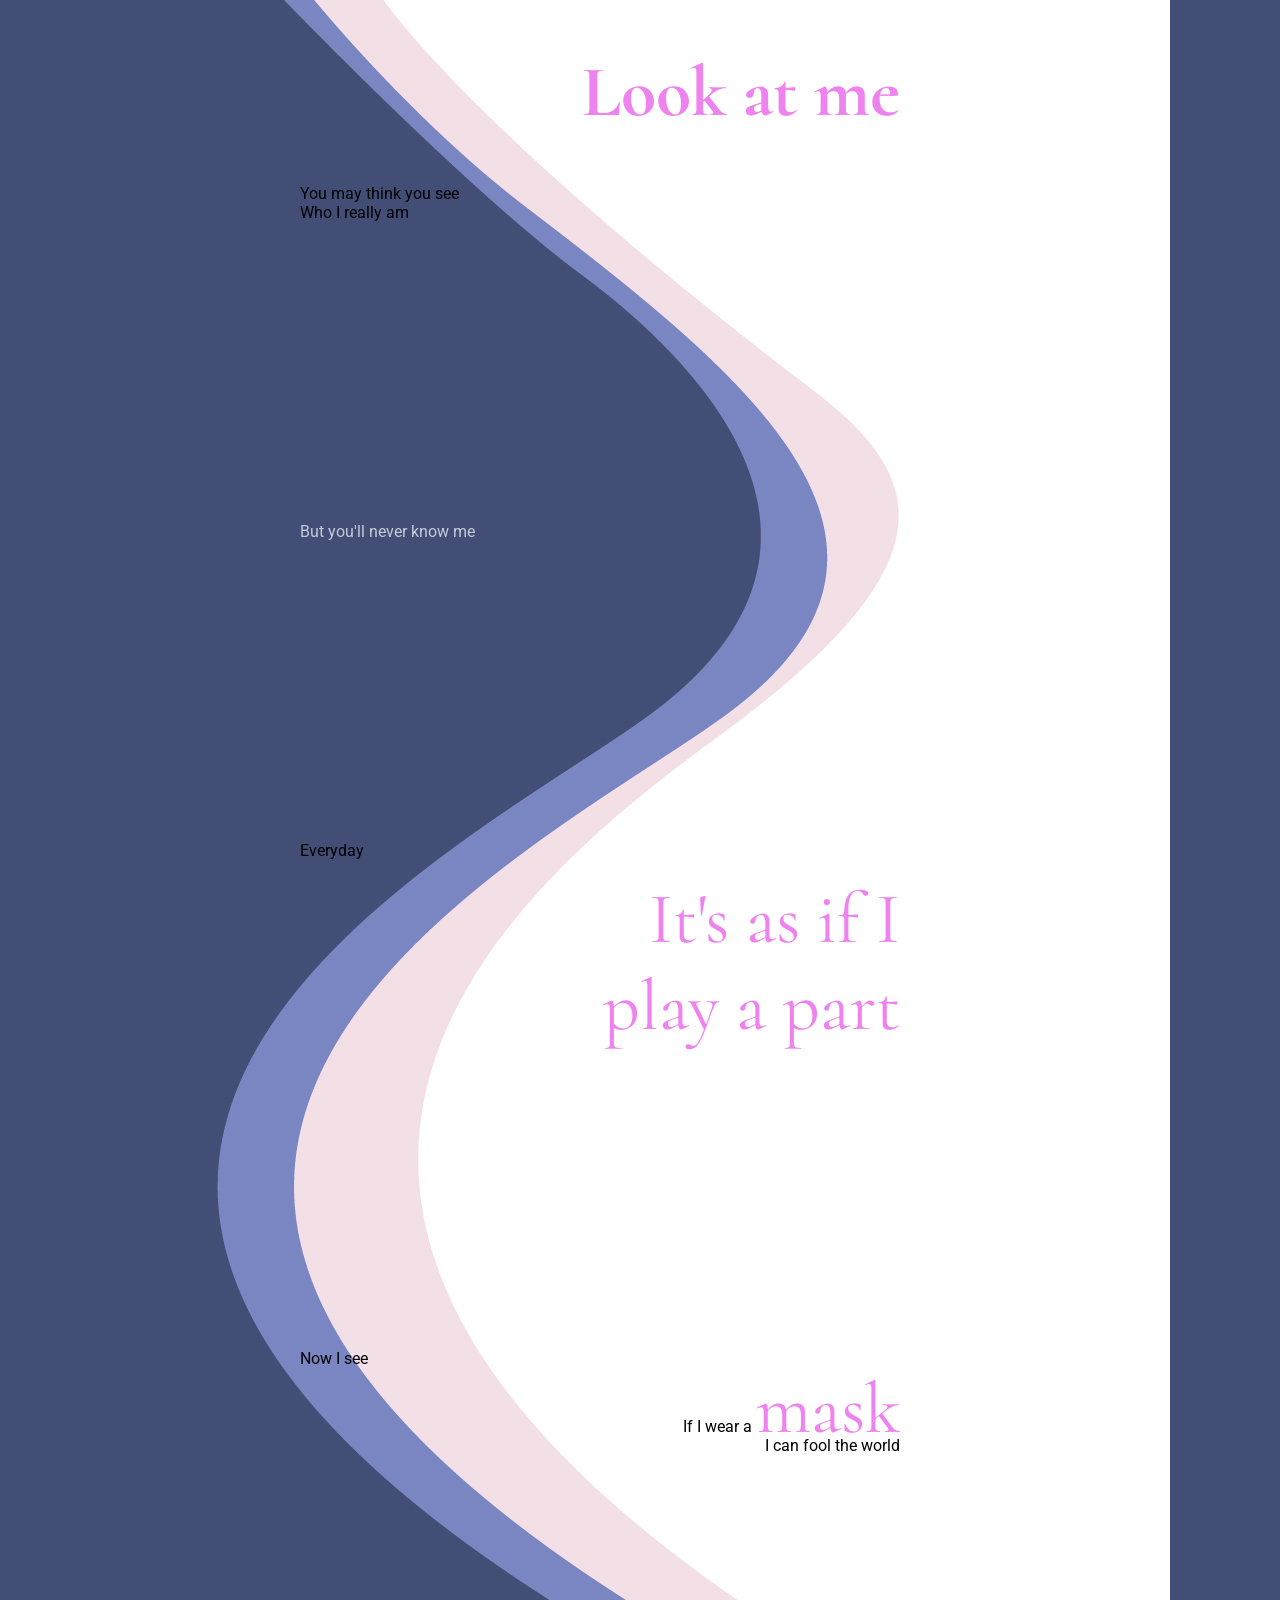
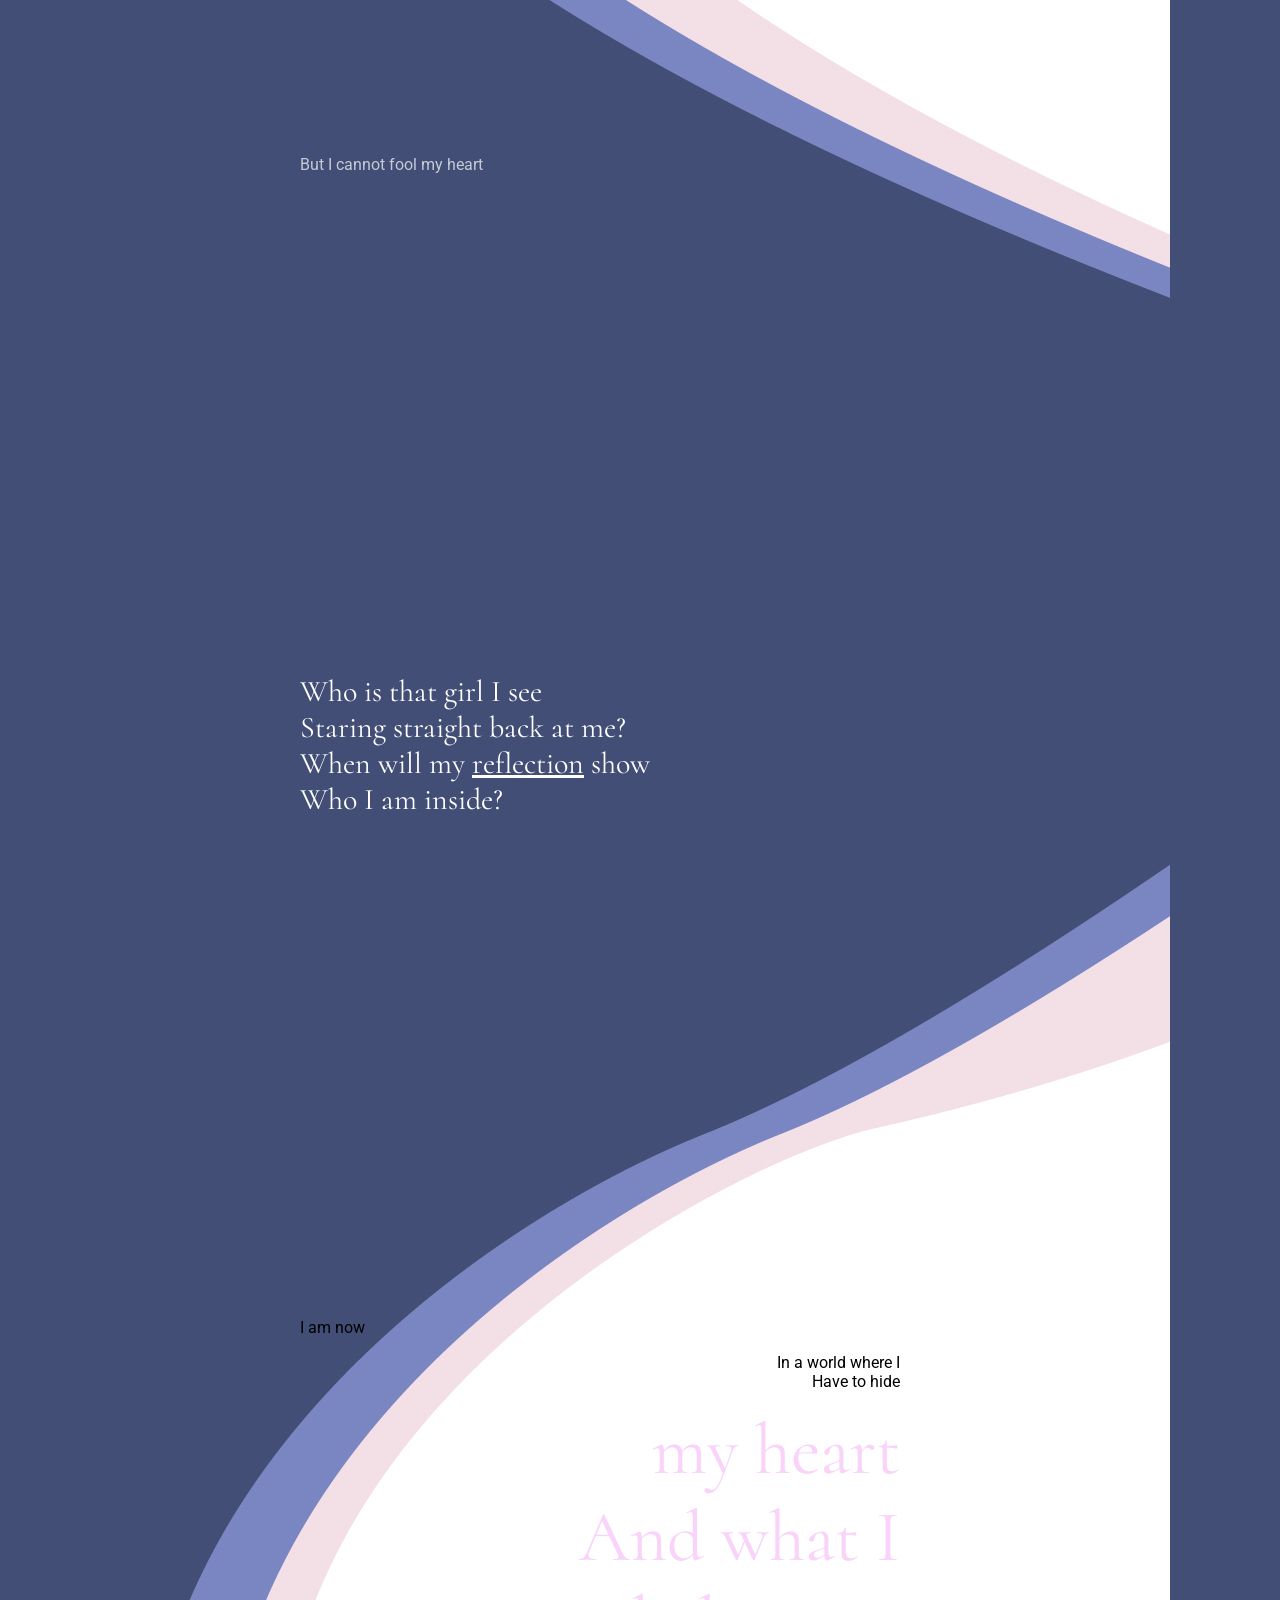
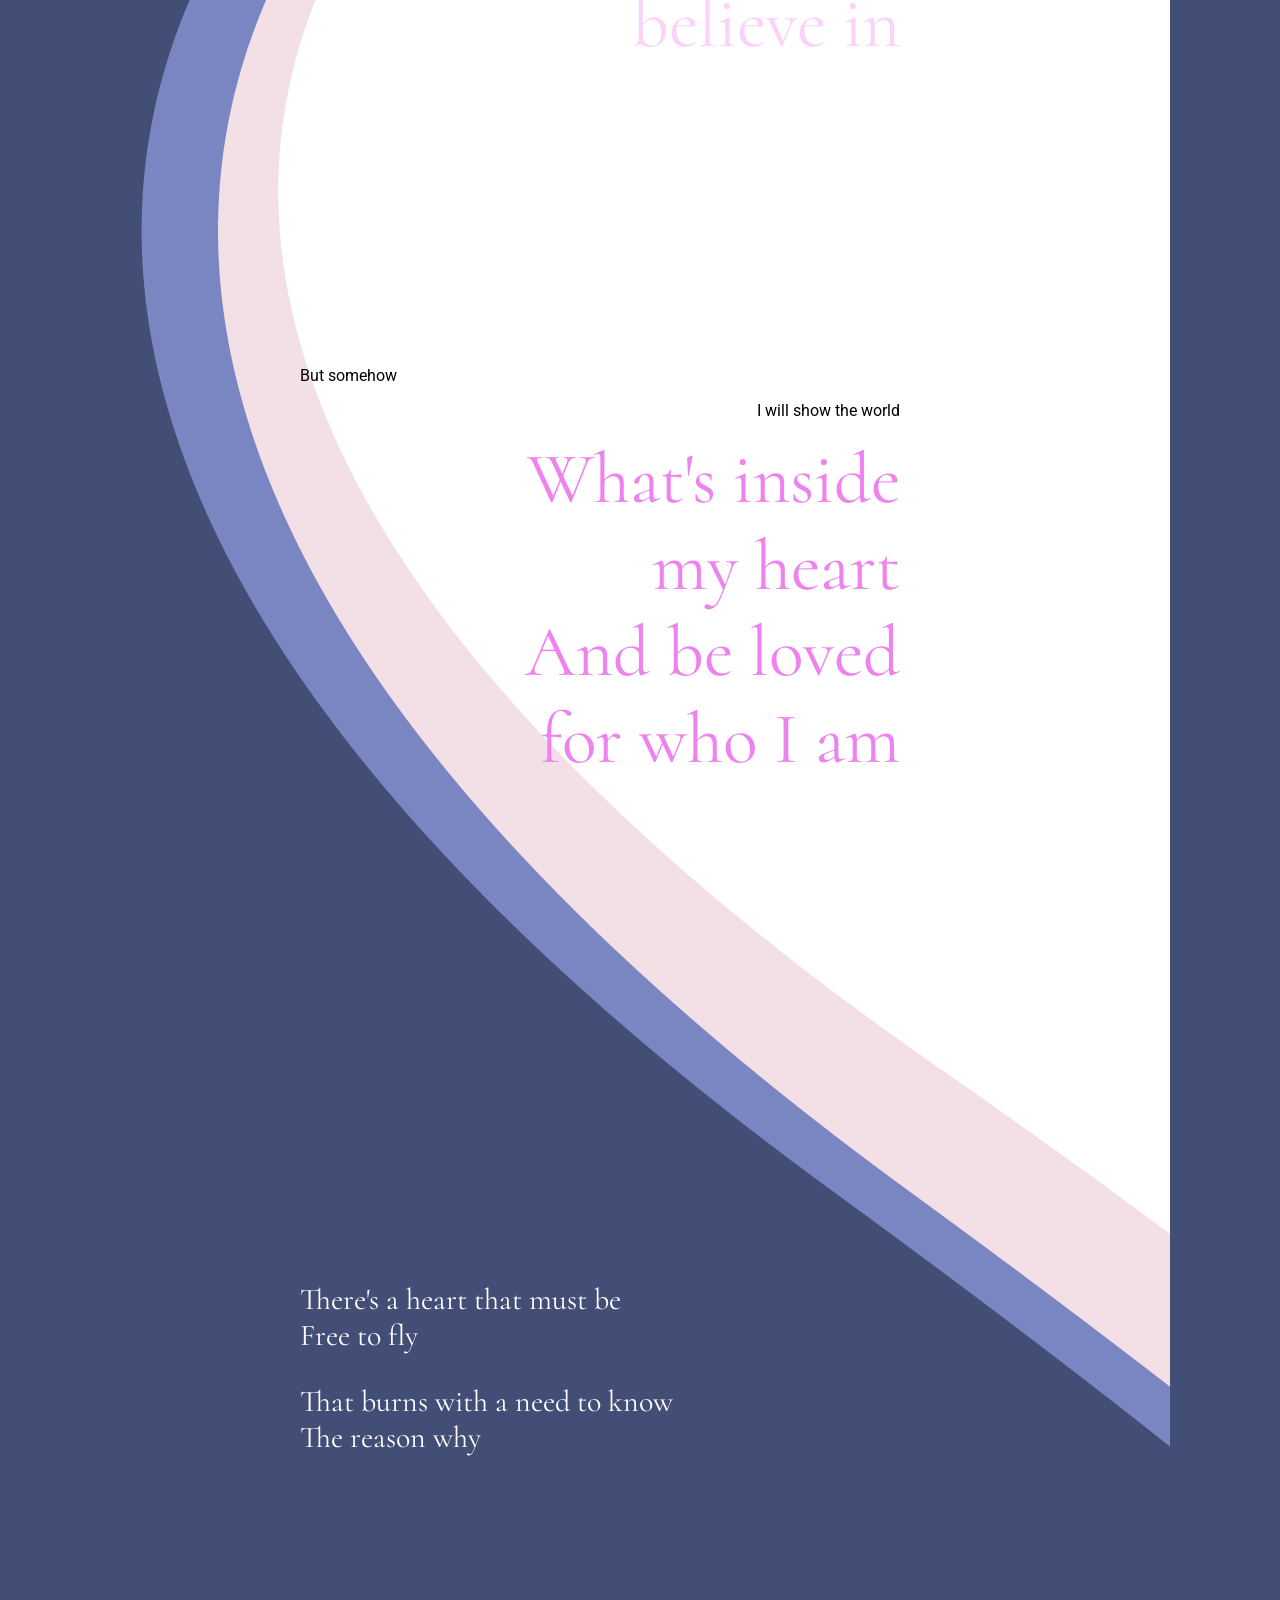
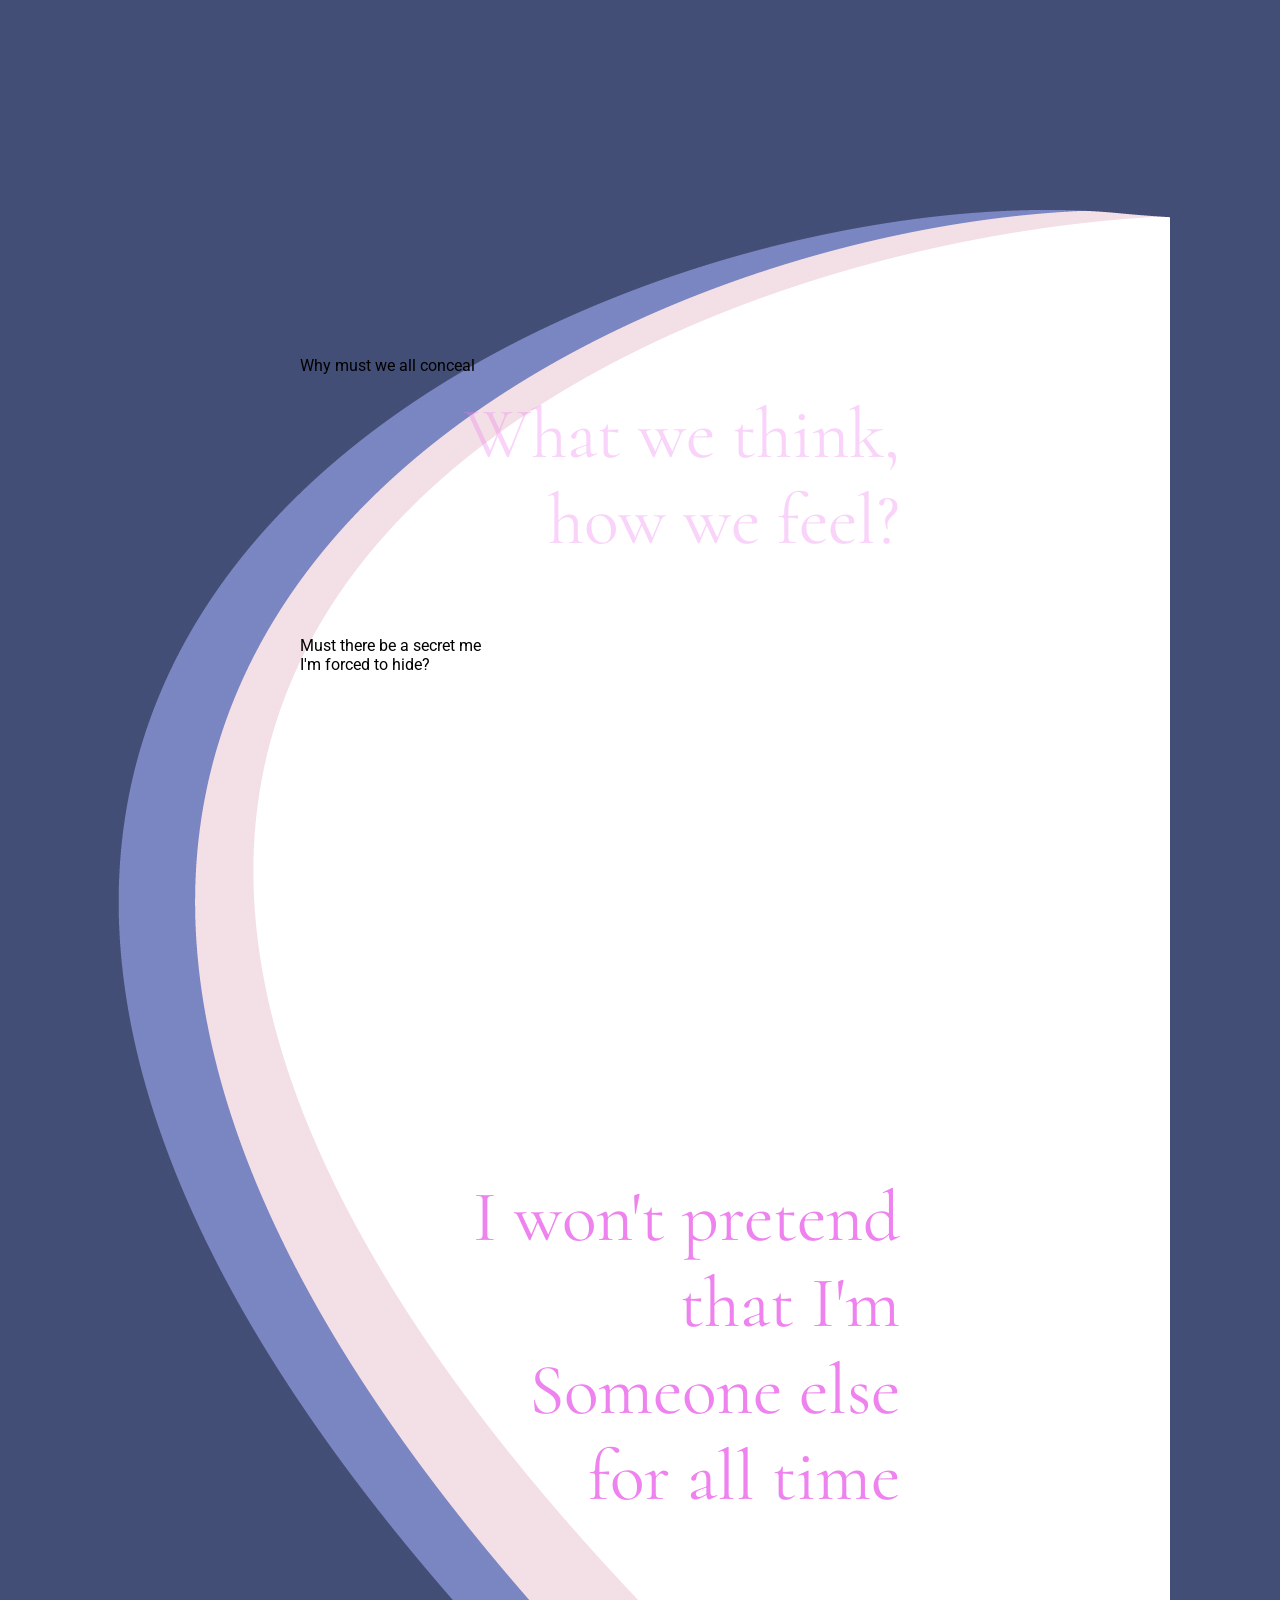
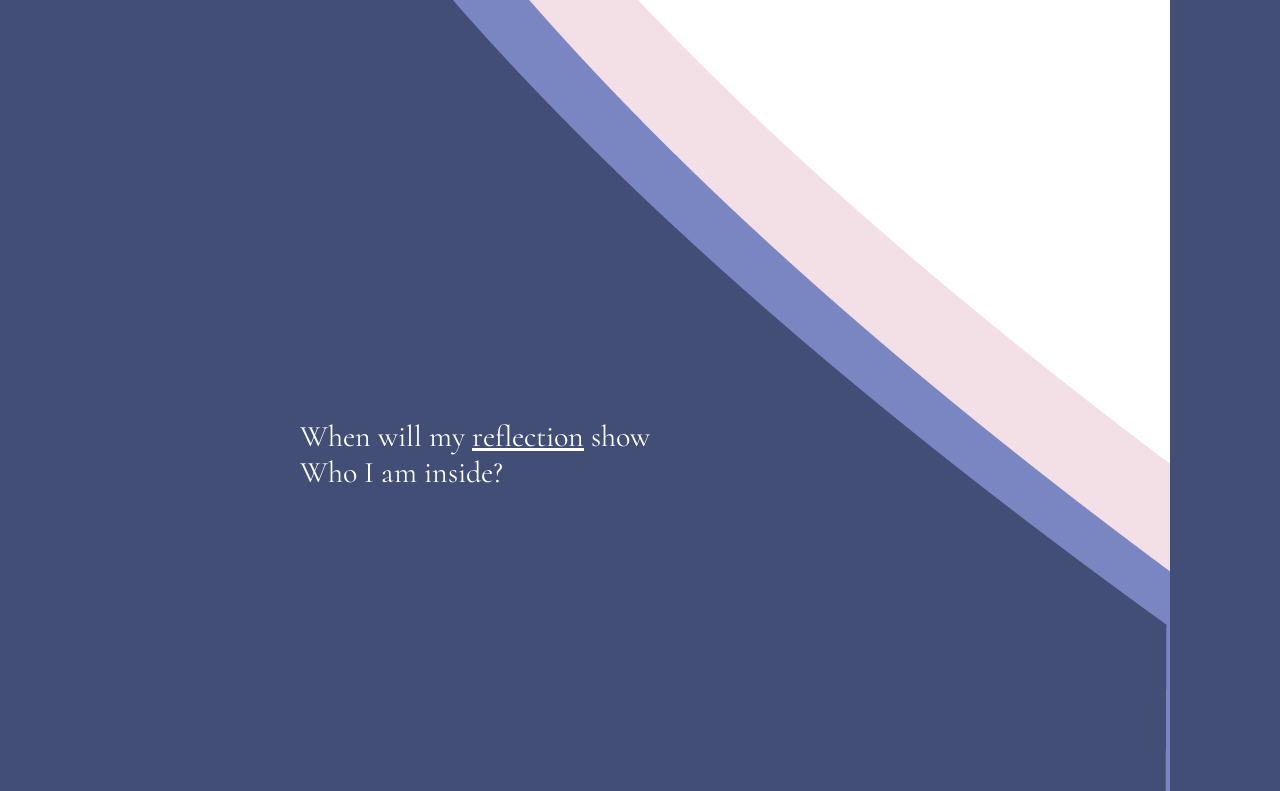
<file: index.html>
<!DOCTYPE html>
<html>
  <head>
    <title>
      Reflection
    </title>
    <link href="./style.css" type="text/css" rel="stylesheet">
    <link href="https://fonts.googleapis.com/css?family=Bellefair|Roboto:300" rel="stylesheet">
    <link href="https://fonts.googleapis.com/css?family=Cormorant" rel="stylesheet">
  </head>

  <body>
    <div>
      <h1 class="right">Look at me</h1>
      <p>You may think you see
        <br />Who I really am
      <p class="division"></p>
      <p class="white">But you'll never know me</p>
      <p class=division></p>
      <p> Everyday</p>
        <p class=emphasize>It's as if I<br /> play a part</p>
        <p class="division"></p>
      <p>Now I see</p>
        <p class=right>If I wear a <span class=inempha>mask</span>
        <br />I can fool the world</p>
        <p class="division"></p>
        <p class="white">But I cannot fool my heart</p>
    </div>

    <div>
        <p class="chorus">Who is that girl I see
          <br />Staring straight back at me?
          <br />When will my <a class="pop" href="#">reflection<span><img src="img/picture-01.jpg"></span></a> show
          <br />Who I am inside?</p>
    </div>
    <div>
      <p>I am now</p>
      <p class="right">In a world where I
        <br />Have to hide</p>
      <p class="hide"> my heart
        <br />And what I
        <br />believe in</p>
      <p class="division"></p>
      <p>But somehow
      <p class="right">I will show the world</p>
      <p class="emphasize">What's inside
        <br />my heart
        <br />And be loved
        <br />for who I am</p>
    </div>

    <div class="chorus">
      <p>There's a heart that must be
        <br />Free to fly</p>
      <p>That burns with a need to know
        <br />The reason why</p>
    </div>

    <div>
      <p>Why must we all conceal
      <p class="hide">What we think,
        <br />how we feel?</p>
      <p>Must there be a secret me
        <br />I'm forced to hide?</p>
    </div>

    <div id=end>
      <p class=emphasize>I won't pretend
        <br />that I'm
        <br />Someone else
        <br />for all time</p>
        <p class="division2"></p>
        <p class="chorus">When will my <a class="pop" href="#">reflection<span><img src="img/picture-02.jpg"></span></a> show
          <br />Who I am inside?</p>
    </div>
  </body>

</html>
</file>
<file: style.css>
body {
  background-image: url(img/back.jpg);
  margin-left:300px;
  width: 600px;
  font-family: 'Roboto', sans-serif;
}
div{
  margin-bottom: 500px;
}
h1 {
  font-family: 'Cormorant', serif;
  color:violet;
  font-size: 72px;
}

a {
  color: white;
}

.division {
  margin-bottom:300px;
}

.division2 {
  margin-bottom:500px;
}

.chorus {
  font-size: 30px;
  font-family: 'Cormorant', serif;
  line-height:1.2;
  color: white;
}

.right {
  text-align:right;
}

.white {
  color:white;
  opacity:.7;
}

.emphasize {
  margin-top:0px;
  font-family: 'Cormorant', serif;
  color:violet;
  font-size: 72px;
  line-height: 1.2;
  text-align:right;
}

.inempha {
  font-family: 'Cormorant', serif;
  color:violet;
  font-size: 72px;
  line-height: .7;
}

.hide {
  margin-top:0px;
  font-family: 'Cormorant', serif;
  color:violet;
  opacity: .35;
  font-size: 72px;
  Line-height:1.2;
  text-align:right;
}

#end {
  margin-bottom:300px;
}

.pop span {
  position:absolute;
  visibility:hidden;
}

.pop:hover span{
  visibility:visible;
}
</file>
